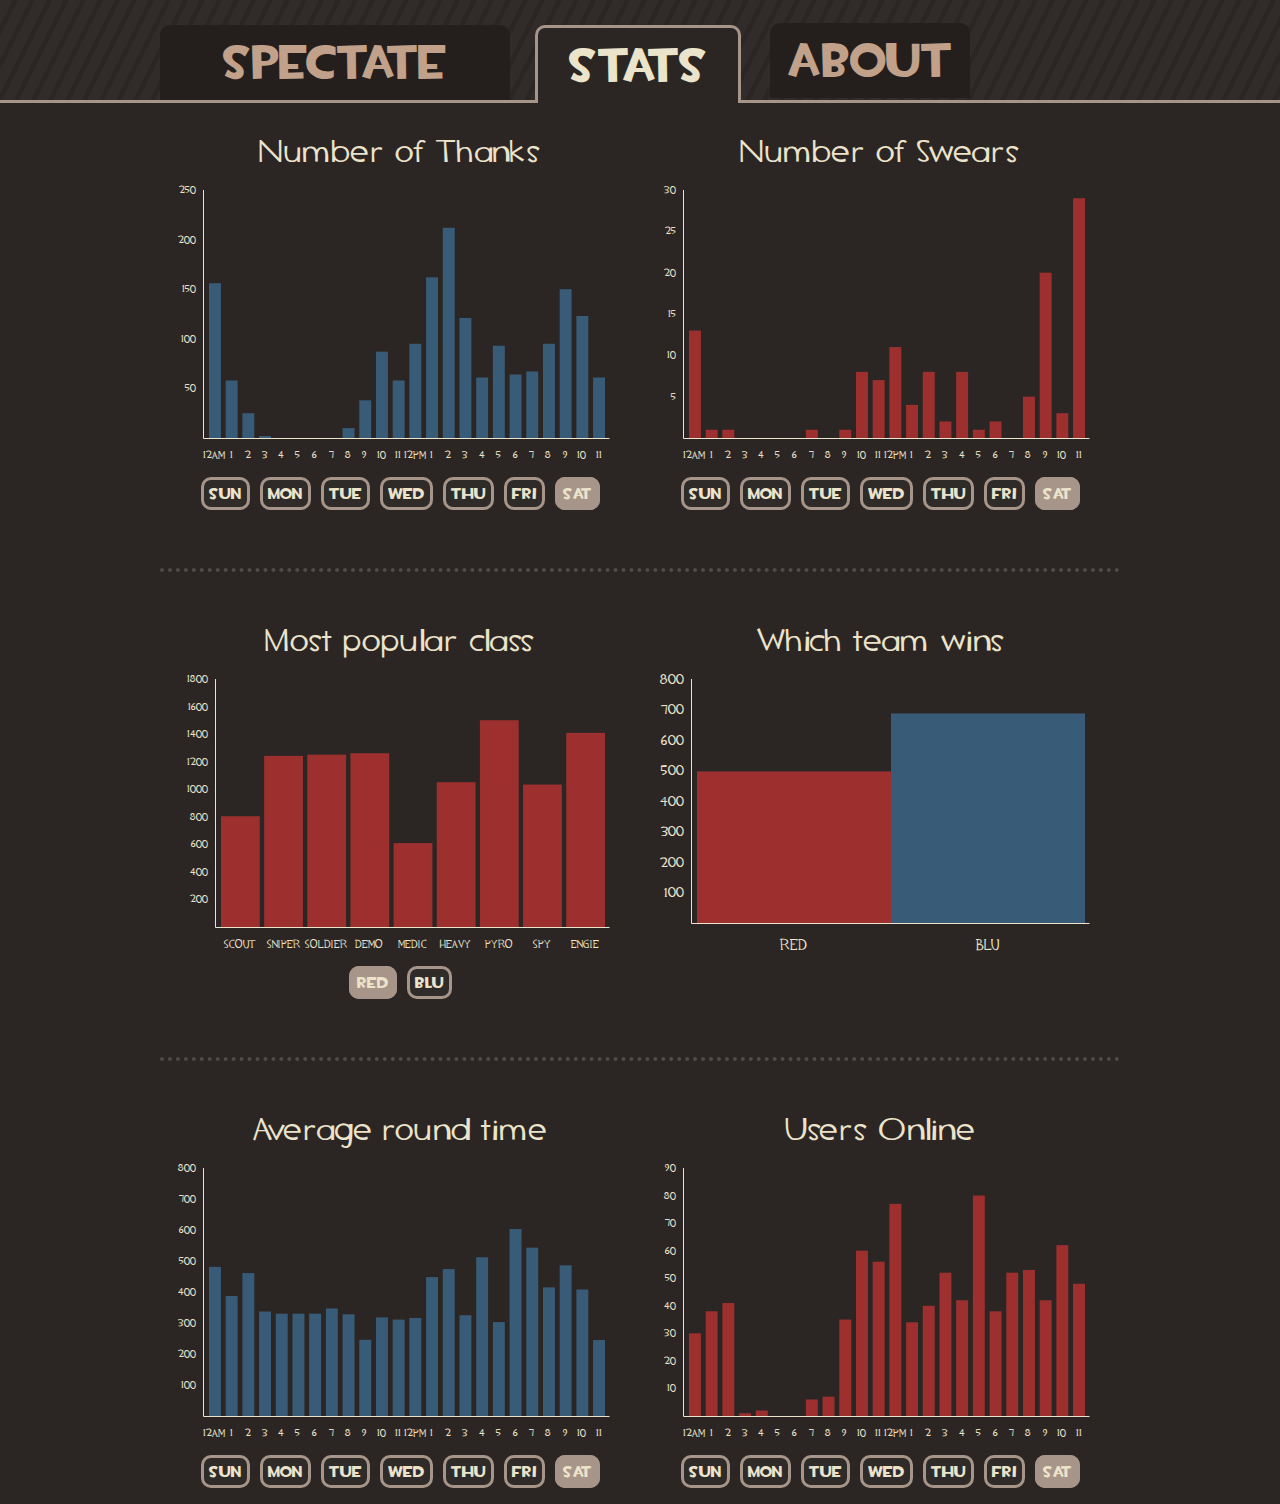
<file: tf2-stats/index.html>
<html>
<head>
<title>Server Stats</title>
    <script src="jquery.js" type="text/javascript" charset="utf-8"></script>
    <script src="prototype.js" type="text/javascript" charset="utf-8"></script>
    <script src="raphael.js" type="text/javascript" charset="utf-8"></script>
    <script src="grafico.base.js" type="text/javascript" charset="utf-8"></script>
    <script src="grafico.line.js" type="text/javascript" charset="utf-8"></script>
	<script src="grafico.bar.js" type="text/javascript" charset="utf-8"></script>
	
	<link rel="stylesheet" href="tf2-stats.css">
	<link rel="stylesheet" href="960.css" />

	<script src="graphs.js" type="text/javascript" charset="utf-8"></script>


</head>
<body>

<div class="stripes">
<div class="container_16">
	<div class="tab spectate inactive"><a href="http://cs467.perryhuang.com:4567/tf2-spectate/index.html">Spectate</a></div>
	<div class="tab stats active">Stats</div>
	<div class="tab about inactive"><a href="about.html">About</a></div>
</div>
</div>


<div class="data"></div>

	<div class="container_16">
	
		<div class="grid_8">
				<div class="headingtext">Number of Thanks</div>
				<div id="thanksgraph" class="halfgraph"></div>
				<div class="buttons">
					<a onClick="thanksSunday()"><span class="button" day="sun">Sun</span></a>
					<a onClick="thanksMonday()"><span class="button" day="mon">Mon</span></a>
					<a onClick="thanksTuesday()"><span class="button" day="tue">Tue</span></a>
					<a onClick="thanksWednesday()"><span class="button" day="wed">Wed</span></a>
					<a onClick="thanksThursday()"><span class="button" day="thu">Thu</span></a>
					<a onClick="thanksFriday()"><span class="button" day="fri">Fri</span></a>
					<a onClick="thanksSaturday()"><span class="button" day="sat">Sat</span></a>
				</div>

		
		</div>
		
		<div class="grid_8">
			<div class="headingtext">Number of Swears</div>
			<div id="sweargraph" class="halfgraph"></div>
				<div class="buttons">
					<a onClick="swearSunday()"><span class="button" day="sun">Sun</span></a>
					<a onClick="swearMonday()"><span class="button" day="mon">Mon</span></a>
					<a onClick="swearTuesday()"><span class="button" day="tue">Tue</span></a>
					<a onClick="swearWednesday()"><span class="button" day="wed">Wed</span></a>
					<a onClick="swearThursday()"><span class="button" day="thu">Thu</span></a>
					<a onClick="swearFriday()"><span class="button" day="fri">Fri</span></a>
					<a onClick="swearSaturday()"><span class="button" day="sat">Sat</span></a>
				</div>
		
		</div>
		
		<div class="clear"></div>
		
		<hr />
		
		
		<div class="grid_8">
			<div class="headingtext">Most popular class</div>
			<div id="classgraph" class="halfgraph">
			</div>
				<div class="buttons">
					<a onClick="classRed()"><span class="button" team="red">Red</span></a>
					<a onClick="classBlu()"><span class="button" team="blu">Blu</span></a>
				</div>
		
		</div>
		
		<div class="grid_8" >
		<div class="headingtext">Which team wins</div>
		<div id="wingraph" class="halfgraph"></div>
		
		</div>
		
		<div class="clear"></div>
		<hr />
		
		<div class="grid_8">
		<div class="headingtext">Average round time</div>
		<div id="timegraph" class="halfgraph"></div>
				<div class="buttons">
					<a onClick="timeSunday()"><span class="button" day="sun">Sun</span></a>
					<a onClick="timeMonday()"><span class="button" day="mon">Mon</span></a>
					<a onClick="timeTuesday()"><span class="button" day="tue">Tue</span></a>
					<a onClick="timeWednesday()"><span class="button" day="wed">Wed</span></a>
					<a onClick="timeThursday()"><span class="button" day="thu">Thu</span></a>
					<a onClick="timeFriday()"><span class="button" day="fri">Fri</span></a>
					<a onClick="timeSaturday()"><span class="button" day="sat">Sat</span></a>
				</div>
		</div>
		
		<div class="grid_8">
		<div class="headingtext">Users Online</div>
		<div id="logingraph" class="halfgraph"></div>
				<div class="buttons">
					<a onClick="loginSunday()"><span class="button" day="sun">Sun</span></a>
					<a onClick="loginMonday()"><span class="button" day="mon">Mon</span></a>
					<a onClick="loginTuesday()"><span class="button" day="tue">Tue</span></a>
					<a onClick="loginWednesday()"><span class="button" day="wed">Wed</span></a>
					<a onClick="loginThursday()"><span class="button" day="thu">Thu</span></a>
					<a onClick="loginFriday()"><span class="button" day="fri">Fri</span></a>
					<a onClick="loginSaturday()"><span class="button" day="sat">Sat</span></a>
				</div>
		</div>
	<!--
	<div class="clear"></div>
	<div class="grid_16">
	<img src="cloud.png">
	</div>
	-->
	</div>

</body>
</html>
</file>
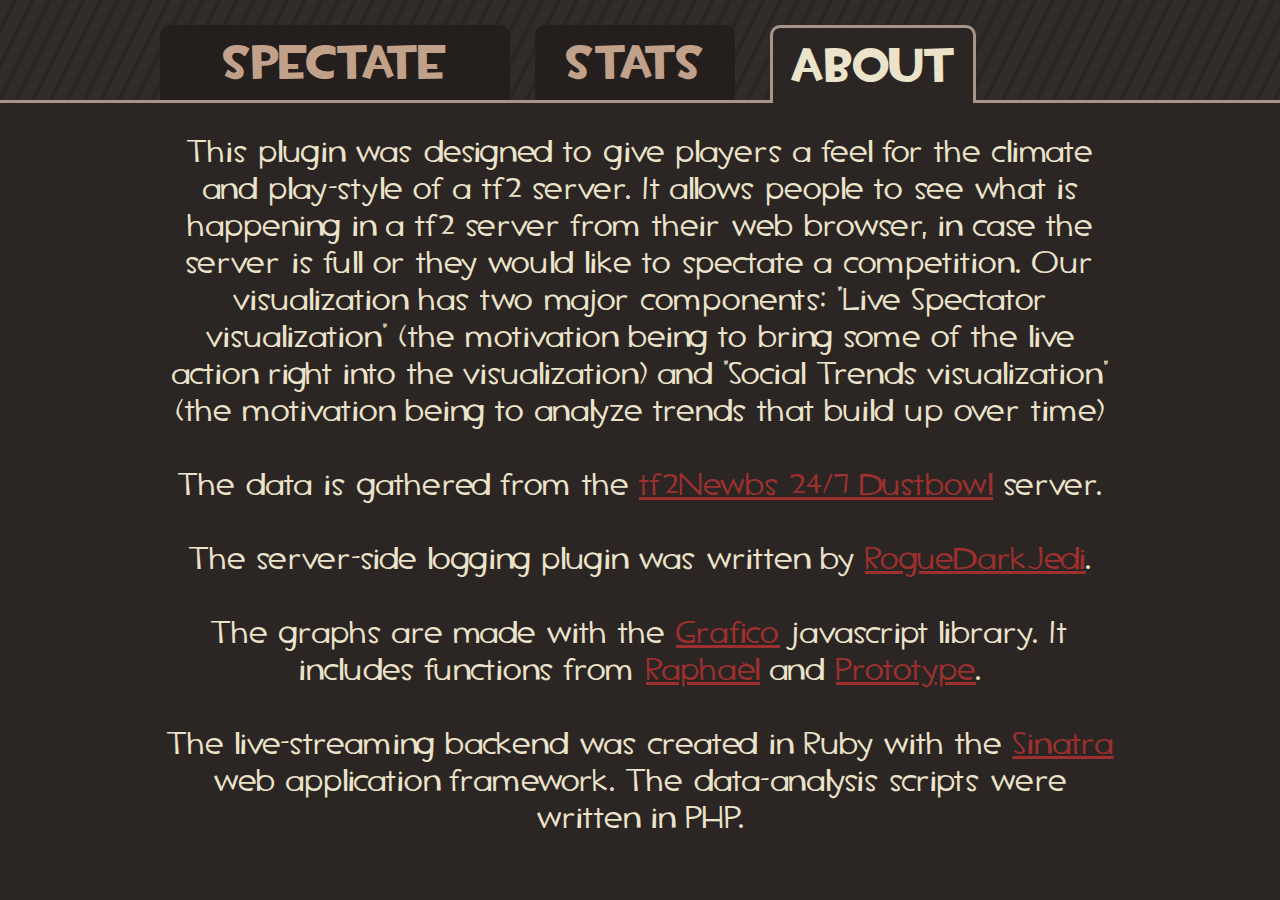
<file: tf2-stats/about.html>
<html>
<head>
<title>About this Visualization</title>
 
	<link rel="stylesheet" href="about.css">
	<link rel="stylesheet" href="960.css" />



</head>
<body>
<div class="stripes">
<div class="container_16">
	<div class="tab spectate inactive"><a href="http://cs467.perryhuang.com:4567/tf2-spectate/index.html">Spectate</a></div>
	<div class="tab stats inactive"><a href="index.html">Stats</a></div>
	<div class="tab about active">About</div>
</div>
</div>




<div class="text">
This plugin was designed to give players a feel for the climate and play-style of a tf2 server.  It allows people to see what is happening in a tf2 server from their web browser, in case the server is full or they would like to spectate a competition. Our visualization has two major components: “Live Spectator visualization” (the motivation being to bring some of the live action right into the visualization) and “Social Trends visualization” (the motivation being to analyze trends that build up over time)
<br><br>
The data is gathered from the <a href="server12.tf2newbs.com:27015">tf2Newbs 24/7 Dustbowl</a> server.
<br><br>
The server-side logging plugin was written by <a href="http://gamespotting.net/">RogueDarkJedi</a>.
<br><br>
The graphs are made with the <a href="http://grafico.kilianvalkhof.com/">Grafico</a> javascript library. It includes functions from <a href="http://raphaeljs.com/">Raphaël</a> and <a href="http://prototypejs.org/">Prototype</a>.
<br><br>
The live-streaming backend was created in Ruby with the <a href="http://sinatrarb.com/">Sinatra</a> web application framework. The data-analysis scripts were written in PHP.
</div>

</center>
</body>
</html>
</file>
<file: tf2-stats/tf2-stats.css>
@font-face {
	font-family: tf2;
	src: url('TF2.ttf');
}
@font-face {
	font-family: tf2build;
	src: url('tf2build.ttf');
}
@font-face {
	font-family: tf2secondary;
	src: url('TF2secondary.ttf');
}

body {
    background: #2b2623;
    color: #2e2b29;
}
.halfgraph{
	height:300px;
	width: 460px;
}
tspan{
	font-family:tf2!important;
}
.stripes{
	background-image:url('stripe.png');
	background-repeat:repeat;

	height:100px;
	margin: -8px;
	margin-bottom: 30px;
	border-bottom: 3px solid #a69588;
}
.tab{
	position:relative;
	height:  75px;

	font-size:36pt;
	font-family:tf2build;
	text-align:center;
	line-height:75px;
	
	-webkit-border-top-left-radius: 10px;
	-webkit-border-top-right-radius: 10px;
	-moz-border-radius-topleft: 10px;
	-moz-border-radius-topright: 10px;
	border-top-left-radius: 10px;
	border-top-right-radius: 10px;
	
}
.active{
	background-color: #2b2623;
	color: #ece3cb;
	border-top: 3px solid #a69588;
	border-left: 3px solid #a69588;
	border-right: 3px solid #a69588;
}
.inactive{
	background-color: #241f1d;
	color: #c1a18a;
}
.inactive:hover{
	background-color: #2b2623;
	cursor: pointer;
}
.about{
	width: 200px;
	top: -130px;
	left: 610px;
}
.stats{
	width: 200px;
	top: -50px;
	left: 375px;
}
.spectate{
	width: 350px;
	top: 25px;
}
.tab a{
	color: #c1a18a;
	text-decoration: none;
}
.tab a:hover{
	color: #dabdab;
}

.redtxt{
	background-color:#9d302f;
	display: inline-block;
	width: 18px;
	height:18px;
}
.blutxt{
	background-color:#385c78;
	display: inline-block;
	width: 18px;
	height:18px;
}
.button{
	background-color: #2e2b29;
	border-radius: 10px;
	border: 3px solid #a69588;
	color: #ece3cb;
	font-size:12pt;
	font-family:tf2build;
	text-align:center;
	width:75px;
	padding:5px;
	cursor:pointer;
	margin:3px;
}
.button a:hover{
	background-color:#4F4B48;
}
.buttons{
	margin: 15px 0;
	text-align: center;
}
.buttons a{
	color: #ece3cb;
	text-decoration:none;
}
.text{
	width:960;
	margin-left:auto;
	margin-right:auto;
	color:#ece3cb;
	font-size:32px;
	text-align:center;
	font-family: tf2secondary;
}
.text a{
	color: #9d302f;
}
.text a:visited{
	color:#385c78;
}
.headingtext{
	color:#ece3cb;
	font-size:32px;
	text-align:center;
	font-family: tf2secondary;
}
hr{
	border: none;
	border-bottom: 4px dotted #4F4B48;
	margin: 50px 0;
}
</file>
<file: tf2-stats/960.css>
/*
  960 Grid System ~ Core CSS.
  Learn more ~ http://960.gs/

  Licensed under GPL and MIT.
*/

/*
  Forces backgrounds to span full width,
  even if there is horizontal scrolling.
  Increase this if your layout is wider.

  Note: IE6 works fine without this fix.
*/

body {
  min-width: 960px;
}

/* `Container
----------------------------------------------------------------------------------------------------*/

.container_12,
.container_16 {
  margin-left: auto;
  margin-right: auto;
  width: 960px;
}

/* `Grid >> Global
----------------------------------------------------------------------------------------------------*/

.grid_1,
.grid_2,
.grid_3,
.grid_4,
.grid_5,
.grid_6,
.grid_7,
.grid_8,
.grid_9,
.grid_10,
.grid_11,
.grid_12,
.grid_13,
.grid_14,
.grid_15,
.grid_16 {
  display: inline;
  float: left;
  margin-left: 10px;
  margin-right: 10px;
}

.push_1, .pull_1,
.push_2, .pull_2,
.push_3, .pull_3,
.push_4, .pull_4,
.push_5, .pull_5,
.push_6, .pull_6,
.push_7, .pull_7,
.push_8, .pull_8,
.push_9, .pull_9,
.push_10, .pull_10,
.push_11, .pull_11,
.push_12, .pull_12,
.push_13, .pull_13,
.push_14, .pull_14,
.push_15, .pull_15 {
  position: relative;
}

.container_12 .grid_3,
.container_16 .grid_4 {
  width: 220px;
}

.container_12 .grid_6,
.container_16 .grid_8 {
  width: 460px;
}

.container_12 .grid_9,
.container_16 .grid_12 {
  width: 700px;
}

.container_12 .grid_12,
.container_16 .grid_16 {
  width: 940px;
}

/* `Grid >> Children (Alpha ~ First, Omega ~ Last)
----------------------------------------------------------------------------------------------------*/

.alpha {
  margin-left: 0;
}

.omega {
  margin-right: 0;
}

/* `Grid >> 12 Columns
----------------------------------------------------------------------------------------------------*/

.container_12 .grid_1 {
  width: 60px;
}

.container_12 .grid_2 {
  width: 140px;
}

.container_12 .grid_4 {
  width: 300px;
}

.container_12 .grid_5 {
  width: 380px;
}

.container_12 .grid_7 {
  width: 540px;
}

.container_12 .grid_8 {
  width: 620px;
}

.container_12 .grid_10 {
  width: 780px;
}

.container_12 .grid_11 {
  width: 860px;
}

/* `Grid >> 16 Columns
----------------------------------------------------------------------------------------------------*/

.container_16 .grid_1 {
  width: 40px;
}

.container_16 .grid_2 {
  width: 100px;
}

.container_16 .grid_3 {
  width: 160px;
}

.container_16 .grid_5 {
  width: 280px;
}

.container_16 .grid_6 {
  width: 340px;
}

.container_16 .grid_7 {
  width: 400px;
}

.container_16 .grid_9 {
  width: 520px;
}

.container_16 .grid_10 {
  width: 580px;
}

.container_16 .grid_11 {
  width: 640px;
}

.container_16 .grid_13 {
  width: 760px;
}

.container_16 .grid_14 {
  width: 820px;
}

.container_16 .grid_15 {
  width: 880px;
}

/* `Prefix Extra Space >> Global
----------------------------------------------------------------------------------------------------*/

.container_12 .prefix_3,
.container_16 .prefix_4 {
  padding-left: 240px;
}

.container_12 .prefix_6,
.container_16 .prefix_8 {
  padding-left: 480px;
}

.container_12 .prefix_9,
.container_16 .prefix_12 {
  padding-left: 720px;
}

/* `Prefix Extra Space >> 12 Columns
----------------------------------------------------------------------------------------------------*/

.container_12 .prefix_1 {
  padding-left: 80px;
}

.container_12 .prefix_2 {
  padding-left: 160px;
}

.container_12 .prefix_4 {
  padding-left: 320px;
}

.container_12 .prefix_5 {
  padding-left: 400px;
}

.container_12 .prefix_7 {
  padding-left: 560px;
}

.container_12 .prefix_8 {
  padding-left: 640px;
}

.container_12 .prefix_10 {
  padding-left: 800px;
}

.container_12 .prefix_11 {
  padding-left: 880px;
}

/* `Prefix Extra Space >> 16 Columns
----------------------------------------------------------------------------------------------------*/

.container_16 .prefix_1 {
  padding-left: 60px;
}

.container_16 .prefix_2 {
  padding-left: 120px;
}

.container_16 .prefix_3 {
  padding-left: 180px;
}

.container_16 .prefix_5 {
  padding-left: 300px;
}

.container_16 .prefix_6 {
  padding-left: 360px;
}

.container_16 .prefix_7 {
  padding-left: 420px;
}

.container_16 .prefix_9 {
  padding-left: 540px;
}

.container_16 .prefix_10 {
  padding-left: 600px;
}

.container_16 .prefix_11 {
  padding-left: 660px;
}

.container_16 .prefix_13 {
  padding-left: 780px;
}

.container_16 .prefix_14 {
  padding-left: 840px;
}

.container_16 .prefix_15 {
  padding-left: 900px;
}

/* `Suffix Extra Space >> Global
----------------------------------------------------------------------------------------------------*/

.container_12 .suffix_3,
.container_16 .suffix_4 {
  padding-right: 240px;
}

.container_12 .suffix_6,
.container_16 .suffix_8 {
  padding-right: 480px;
}

.container_12 .suffix_9,
.container_16 .suffix_12 {
  padding-right: 720px;
}

/* `Suffix Extra Space >> 12 Columns
----------------------------------------------------------------------------------------------------*/

.container_12 .suffix_1 {
  padding-right: 80px;
}

.container_12 .suffix_2 {
  padding-right: 160px;
}

.container_12 .suffix_4 {
  padding-right: 320px;
}

.container_12 .suffix_5 {
  padding-right: 400px;
}

.container_12 .suffix_7 {
  padding-right: 560px;
}

.container_12 .suffix_8 {
  padding-right: 640px;
}

.container_12 .suffix_10 {
  padding-right: 800px;
}

.container_12 .suffix_11 {
  padding-right: 880px;
}

/* `Suffix Extra Space >> 16 Columns
----------------------------------------------------------------------------------------------------*/

.container_16 .suffix_1 {
  padding-right: 60px;
}

.container_16 .suffix_2 {
  padding-right: 120px;
}

.container_16 .suffix_3 {
  padding-right: 180px;
}

.container_16 .suffix_5 {
  padding-right: 300px;
}

.container_16 .suffix_6 {
  padding-right: 360px;
}

.container_16 .suffix_7 {
  padding-right: 420px;
}

.container_16 .suffix_9 {
  padding-right: 540px;
}

.container_16 .suffix_10 {
  padding-right: 600px;
}

.container_16 .suffix_11 {
  padding-right: 660px;
}

.container_16 .suffix_13 {
  padding-right: 780px;
}

.container_16 .suffix_14 {
  padding-right: 840px;
}

.container_16 .suffix_15 {
  padding-right: 900px;
}

/* `Push Space >> Global
----------------------------------------------------------------------------------------------------*/

.container_12 .push_3,
.container_16 .push_4 {
  left: 240px;
}

.container_12 .push_6,
.container_16 .push_8 {
  left: 480px;
}

.container_12 .push_9,
.container_16 .push_12 {
  left: 720px;
}

/* `Push Space >> 12 Columns
----------------------------------------------------------------------------------------------------*/

.container_12 .push_1 {
  left: 80px;
}

.container_12 .push_2 {
  left: 160px;
}

.container_12 .push_4 {
  left: 320px;
}

.container_12 .push_5 {
  left: 400px;
}

.container_12 .push_7 {
  left: 560px;
}

.container_12 .push_8 {
  left: 640px;
}

.container_12 .push_10 {
  left: 800px;
}

.container_12 .push_11 {
  left: 880px;
}

/* `Push Space >> 16 Columns
----------------------------------------------------------------------------------------------------*/

.container_16 .push_1 {
  left: 60px;
}

.container_16 .push_2 {
  left: 120px;
}

.container_16 .push_3 {
  left: 180px;
}

.container_16 .push_5 {
  left: 300px;
}

.container_16 .push_6 {
  left: 360px;
}

.container_16 .push_7 {
  left: 420px;
}

.container_16 .push_9 {
  left: 540px;
}

.container_16 .push_10 {
  left: 600px;
}

.container_16 .push_11 {
  left: 660px;
}

.container_16 .push_13 {
  left: 780px;
}

.container_16 .push_14 {
  left: 840px;
}

.container_16 .push_15 {
  left: 900px;
}

/* `Pull Space >> Global
----------------------------------------------------------------------------------------------------*/

.container_12 .pull_3,
.container_16 .pull_4 {
  left: -240px;
}

.container_12 .pull_6,
.container_16 .pull_8 {
  left: -480px;
}

.container_12 .pull_9,
.container_16 .pull_12 {
  left: -720px;
}

/* `Pull Space >> 12 Columns
----------------------------------------------------------------------------------------------------*/

.container_12 .pull_1 {
  left: -80px;
}

.container_12 .pull_2 {
  left: -160px;
}

.container_12 .pull_4 {
  left: -320px;
}

.container_12 .pull_5 {
  left: -400px;
}

.container_12 .pull_7 {
  left: -560px;
}

.container_12 .pull_8 {
  left: -640px;
}

.container_12 .pull_10 {
  left: -800px;
}

.container_12 .pull_11 {
  left: -880px;
}

/* `Pull Space >> 16 Columns
----------------------------------------------------------------------------------------------------*/

.container_16 .pull_1 {
  left: -60px;
}

.container_16 .pull_2 {
  left: -120px;
}

.container_16 .pull_3 {
  left: -180px;
}

.container_16 .pull_5 {
  left: -300px;
}

.container_16 .pull_6 {
  left: -360px;
}

.container_16 .pull_7 {
  left: -420px;
}

.container_16 .pull_9 {
  left: -540px;
}

.container_16 .pull_10 {
  left: -600px;
}

.container_16 .pull_11 {
  left: -660px;
}

.container_16 .pull_13 {
  left: -780px;
}

.container_16 .pull_14 {
  left: -840px;
}

.container_16 .pull_15 {
  left: -900px;
}

/* `Clear Floated Elements
----------------------------------------------------------------------------------------------------*/

/* http://sonspring.com/journal/clearing-floats */

.clear {
  clear: both;
  display: block;
  overflow: hidden;
  visibility: hidden;
  width: 0;
  height: 0;
}

/* http://www.yuiblog.com/blog/2010/09/27/clearfix-reloaded-overflowhidden-demystified */

.clearfix:before,
.clearfix:after,
.container_12:before,
.container_12:after,
.container_16:before,
.container_16:after {
  content: '.';
  display: block;
  overflow: hidden;
  visibility: hidden;
  font-size: 0;
  line-height: 0;
  width: 0;
  height: 0;
}

.clearfix:after,
.container_12:after,
.container_16:after {
  clear: both;
}

/*
  The following zoom:1 rule is specifically for IE6 + IE7.
  Move to separate stylesheet if invalid CSS is a problem.
*/

.clearfix,
.container_12,
.container_16 {
  zoom: 1;
}
</file>
<file: tf2-stats/about.css>
@font-face {
	font-family: tf2;
	src: url('TF2.ttf');
}
@font-face {
	font-family: tf2build;
	src: url('tf2build.ttf');
}
@font-face {
	font-family: tf2secondary;
	src: url('TF2secondary.ttf');
}

body {

    background: #2b2623;
    color: #2e2b29;
	
}

.stripes{
	background-image:url('stripe.png');
	background-repeat:repeat;

	height:100px;
	margin: -8px;
	margin-bottom: 30px;
	border-bottom: 3px solid #a69588;
}
.tab{
	position:relative;
	height:  75px;

	font-size:36pt;
	font-family:tf2build;
	text-align:center;
	line-height:75px;
	
	-webkit-border-top-left-radius: 10px;
	-webkit-border-top-right-radius: 10px;
	-moz-border-radius-topleft: 10px;
	-moz-border-radius-topright: 10px;
	border-top-left-radius: 10px;
	border-top-right-radius: 10px;
	
}
.active{
	background-color: #2b2623;
	color: #ece3cb;
	border-top: 3px solid #a69588;
	border-left: 3px solid #a69588;
	border-right: 3px solid #a69588;
}
.inactive{
	background-color: #241f1d;
	color: #c1a18a;
}
.inactive:hover{
	background-color: #2b2623;
	cursor: pointer;
}
.about{
	width: 200px;
	top: -125px;
	left: 610px;
}
.stats{
	width: 200px;
	top: -50px;
	left: 375px;
}
.spectate{
	width: 350px;
	top: 25px;
}
.tab a{
	color: #c1a18a;
	text-decoration: none;
}
.tab a:hover{
	color: #dabdab;
}
.redtxt{
	background-color:#9d302f;
	display: inline-block;
	width: 18px;
	height:18px;
}
.blutxt{
	background-color:#385c78;
	display: inline-block;
	width: 18px;
	height:18px;
}
.text{
	width:960;
	margin-left:auto;
	margin-right:auto;
	color:#ece3cb;
	font-size:32px;
	text-align:center;
	font-family: tf2secondary;
}
.text a{
	color: #9d302f;
}
.text a:visited{
	color:#385c78;
}
</file>
